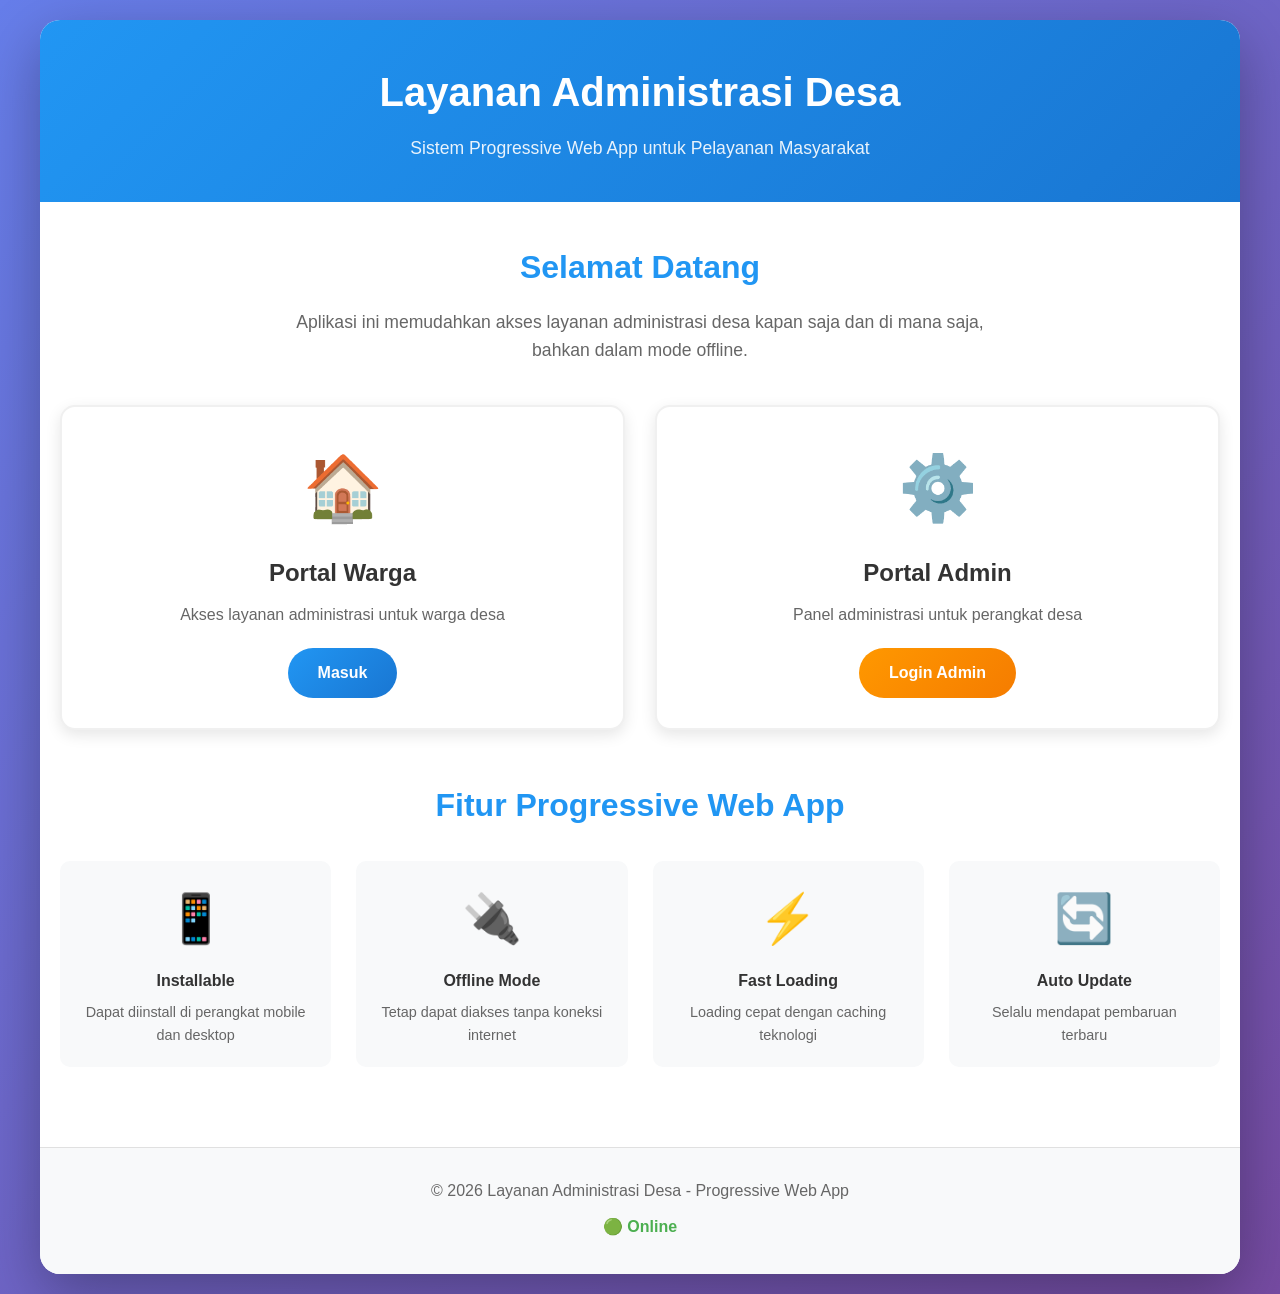
<file: index.html>
<!DOCTYPE html>
<html lang="id">
<head>
    <meta charset="UTF-8">
    <meta name="viewport" content="width=device-width, initial-scale=1.0">
    <meta name="description" content="Progressive Web App untuk Layanan Administrasi Desa">
    <meta name="theme-color" content="#2196F3">
    
    <!-- PWA Meta Tags -->
    <meta name="mobile-web-app-capable" content="yes">
    <meta name="apple-mobile-web-app-capable" content="yes">
    <meta name="apple-mobile-web-app-status-bar-style" content="default">
    <meta name="apple-mobile-web-app-title" content="Admin Desa">
    
    <title>Layanan Administrasi Desa</title>
    
    <!-- Manifest -->
    <link rel="manifest" href="/manifest.json">
    
    <!-- Icons -->
    <link rel="icon" type="image/png" sizes="192x192" href="/icons/icon-192x192.png">
    <link rel="apple-touch-icon" href="/icons/icon-192x192.png">
    
    <!-- Stylesheets -->
    <link rel="stylesheet" href="/style/css.css">
</head>
<body>
    <div class="container">
        <header>
            <h1>Layanan Administrasi Desa</h1>
            <p class="subtitle">Sistem Progressive Web App untuk Pelayanan Masyarakat</p>
        </header>
        
        <main>
            <div class="welcome-section">
                <h2>Selamat Datang</h2>
                <p>Aplikasi ini memudahkan akses layanan administrasi desa kapan saja dan di mana saja, bahkan dalam mode offline.</p>
            </div>
            
            <div class="menu-cards">
                <div class="card">
                    <div class="card-icon">🏠</div>
                    <h3>Portal Warga</h3>
                    <p>Akses layanan administrasi untuk warga desa</p>
                    <a href="/home/index.html" class="btn btn-primary">Masuk</a>
                </div>
                
                <div class="card">
                    <div class="card-icon">⚙️</div>
                    <h3>Portal Admin</h3>
                    <p>Panel administrasi untuk perangkat desa</p>
                    <a href="/admin/index.html" class="btn btn-secondary">Login Admin</a>
                </div>
            </div>
            
            <div class="features-section">
                <h2>Fitur Progressive Web App</h2>
                <div class="features-grid">
                    <div class="feature">
                        <span class="feature-icon">📱</span>
                        <h4>Installable</h4>
                        <p>Dapat diinstall di perangkat mobile dan desktop</p>
                    </div>
                    <div class="feature">
                        <span class="feature-icon">🔌</span>
                        <h4>Offline Mode</h4>
                        <p>Tetap dapat diakses tanpa koneksi internet</p>
                    </div>
                    <div class="feature">
                        <span class="feature-icon">⚡</span>
                        <h4>Fast Loading</h4>
                        <p>Loading cepat dengan caching teknologi</p>
                    </div>
                    <div class="feature">
                        <span class="feature-icon">🔄</span>
                        <h4>Auto Update</h4>
                        <p>Selalu mendapat pembaruan terbaru</p>
                    </div>
                </div>
            </div>
            
            <div class="install-prompt" id="installPrompt" style="display: none;">
                <div class="prompt-content">
                    <p>📲 Install aplikasi ini di perangkat Anda untuk akses lebih mudah!</p>
                    <button id="installButton" class="btn btn-install">Install Sekarang</button>
                    <button id="dismissButton" class="btn btn-dismiss">Nanti Saja</button>
                </div>
            </div>
        </main>
        
        <footer>
            <p>&copy; 2026 Layanan Administrasi Desa - Progressive Web App</p>
            <p class="pwa-status">
                <span id="onlineStatus">🟢 Online</span>
            </p>
        </footer>
    </div>
    
    <!-- Scripts -->
    <script src="/style/js.js"></script>
    <script>
        // Register Service Worker
        if ('serviceWorker' in navigator) {
            window.addEventListener('load', () => {
                navigator.serviceWorker.register('/sw.js')
                    .then(registration => {
                        console.log('Service Worker registered successfully:', registration.scope);
                    })
                    .catch(error => {
                        console.log('Service Worker registration failed:', error);
                    });
            });
        }
        
        // Install prompt handler
        let deferredPrompt;
        
        window.addEventListener('beforeinstallprompt', (e) => {
            e.preventDefault();
            deferredPrompt = e;
            document.getElementById('installPrompt').style.display = 'block';
        });
        
        document.getElementById('installButton')?.addEventListener('click', async () => {
            if (deferredPrompt) {
                deferredPrompt.prompt();
                const { outcome } = await deferredPrompt.userChoice;
                console.log(`User response to the install prompt: ${outcome}`);
                deferredPrompt = null;
                document.getElementById('installPrompt').style.display = 'none';
            }
        });
        
        document.getElementById('dismissButton')?.addEventListener('click', () => {
            document.getElementById('installPrompt').style.display = 'none';
        });
        
        // Online/Offline status
        function updateOnlineStatus() {
            const statusElement = document.getElementById('onlineStatus');
            if (navigator.onLine) {
                statusElement.textContent = '🟢 Online';
                statusElement.style.color = '#4CAF50';
            } else {
                statusElement.textContent = '🔴 Offline';
                statusElement.style.color = '#f44336';
            }
        }
        
        window.addEventListener('online', updateOnlineStatus);
        window.addEventListener('offline', updateOnlineStatus);
        updateOnlineStatus();
    </script>
</body>
</html>
</file>
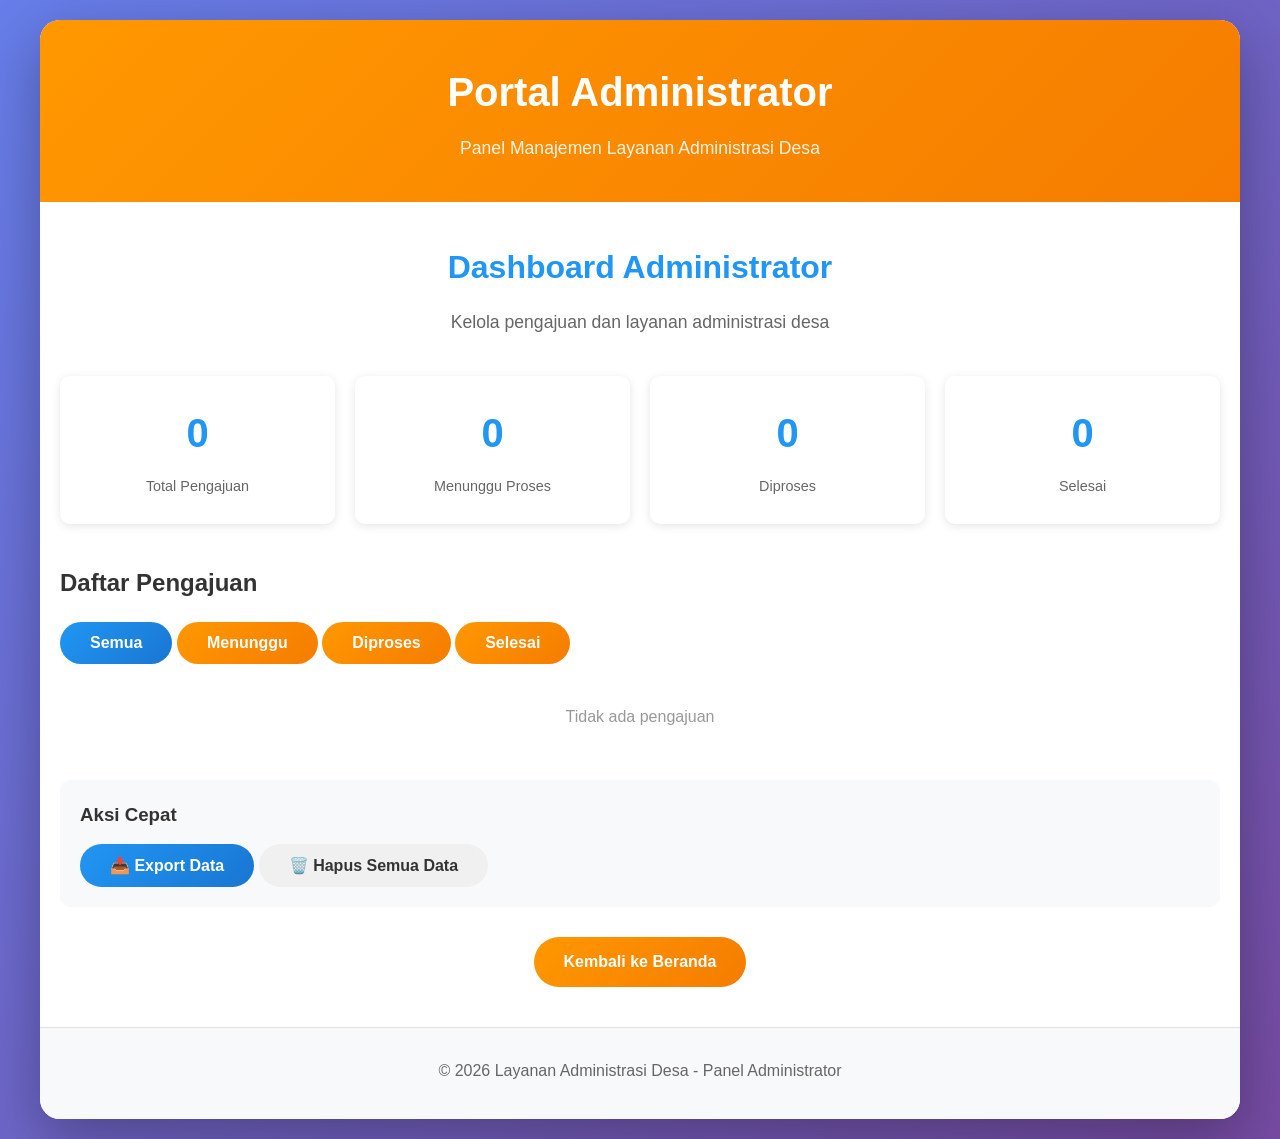
<file: admin/index.html>
<!DOCTYPE html>
<html lang="id">
<head>
    <meta charset="UTF-8">
    <meta name="viewport" content="width=device-width, initial-scale=1.0">
    <meta name="theme-color" content="#FF9800">
    <title>Portal Admin - Administrasi Desa</title>
    <link rel="manifest" href="/manifest.json">
    <link rel="stylesheet" href="/style/css.css">
</head>
<body>
    <div class="container">
        <header class="admin-header">
            <h1>Portal Administrator</h1>
            <p class="subtitle">Panel Manajemen Layanan Administrasi Desa</p>
        </header>
        
        <main>
            <div id="connectionStatus" style="display: none; padding: 15px; text-align: center; font-weight: bold;"></div>
            
            <div class="welcome-section">
                <h2>Dashboard Administrator</h2>
                <p>Kelola pengajuan dan layanan administrasi desa</p>
            </div>
            
            <div class="dashboard">
                <div class="stat-card">
                    <h3 id="totalSubmissions">0</h3>
                    <p>Total Pengajuan</p>
                </div>
                
                <div class="stat-card">
                    <h3 id="pendingSubmissions">0</h3>
                    <p>Menunggu Proses</p>
                </div>
                
                <div class="stat-card">
                    <h3 id="processedSubmissions">0</h3>
                    <p>Diproses</p>
                </div>
                
                <div class="stat-card">
                    <h3 id="completedSubmissions">0</h3>
                    <p>Selesai</p>
                </div>
            </div>
            
            <div style="margin-top: 40px;">
                <h2>Daftar Pengajuan</h2>
                <div style="margin: 20px 0;">
                    <button onclick="filterSubmissions('all')" class="btn btn-primary">Semua</button>
                    <button onclick="filterSubmissions('Menunggu Proses')" class="btn btn-secondary">Menunggu</button>
                    <button onclick="filterSubmissions('Diproses')" class="btn btn-secondary">Diproses</button>
                    <button onclick="filterSubmissions('Selesai')" class="btn btn-secondary">Selesai</button>
                </div>
                <div id="submissionsList"></div>
            </div>
            
            <div style="margin-top: 30px; padding: 20px; background: #f8f9fa; border-radius: 10px;">
                <h3>Aksi Cepat</h3>
                <div style="margin-top: 15px;">
                    <button onclick="exportData()" class="btn btn-primary">📥 Export Data</button>
                    <button onclick="clearAllData()" class="btn btn-dismiss">🗑️ Hapus Semua Data</button>
                </div>
            </div>
            
            <div style="text-align: center; margin-top: 30px;">
                <a href="/" class="btn btn-secondary">Kembali ke Beranda</a>
            </div>
        </main>
        
        <footer>
            <p>&copy; 2026 Layanan Administrasi Desa - Panel Administrator</p>
        </footer>
    </div>
    
    <script src="/style/js.js"></script>
    <script>
        let currentFilter = 'all';
        
        function loadDashboard() {
            const submissions = AppStorage.load('submissions') || [];
            
            document.getElementById('totalSubmissions').textContent = submissions.length;
            document.getElementById('pendingSubmissions').textContent = 
                submissions.filter(s => s.status === 'Menunggu Proses').length;
            document.getElementById('processedSubmissions').textContent = 
                submissions.filter(s => s.status === 'Diproses').length;
            document.getElementById('completedSubmissions').textContent = 
                submissions.filter(s => s.status === 'Selesai').length;
            
            displaySubmissions(submissions);
        }
        
        function displaySubmissions(submissions) {
            const list = document.getElementById('submissionsList');
            
            if (submissions.length === 0) {
                list.innerHTML = '<p style="text-align: center; color: #999; padding: 20px;">Tidak ada pengajuan</p>';
                return;
            }
            
            let filtered = currentFilter === 'all' ? submissions : 
                          submissions.filter(s => s.status === currentFilter);
            
            list.innerHTML = filtered.map((item, index) => {
                const statusColors = {
                    'Menunggu Proses': '#FF9800',
                    'Diproses': '#2196F3',
                    'Selesai': '#4CAF50'
                };
                
                return `
                    <div class="service-item" style="margin-bottom: 20px;">
                        <div style="display: flex; justify-content: space-between; align-items: start; flex-wrap: wrap; gap: 15px;">
                            <div style="flex: 1; min-width: 250px;">
                                <h4>${item.service.toUpperCase()}</h4>
                                <p><strong>Nama:</strong> ${item.nama}</p>
                                <p><strong>NIK:</strong> ${item.nik}</p>
                                <p><strong>Alamat:</strong> ${item.alamat}</p>
                                <p><strong>Telepon:</strong> ${item.telepon}</p>
                                <p><strong>Keperluan:</strong> ${item.keperluan}</p>
                                <p><strong>Tanggal Pengajuan:</strong> ${formatDate(item.tanggal)}</p>
                                <p><strong>Status:</strong> <span style="color: ${statusColors[item.status]}; font-weight: bold;">${item.status}</span></p>
                            </div>
                            <div style="display: flex; flex-direction: column; gap: 10px;">
                                <select onchange="updateStatus(${index}, this.value)" class="form-control" style="padding: 8px; border-radius: 5px; border: 2px solid #e0e0e0;">
                                    <option value="Menunggu Proses" ${item.status === 'Menunggu Proses' ? 'selected' : ''}>Menunggu Proses</option>
                                    <option value="Diproses" ${item.status === 'Diproses' ? 'selected' : ''}>Diproses</option>
                                    <option value="Selesai" ${item.status === 'Selesai' ? 'selected' : ''}>Selesai</option>
                                </select>
                                <button onclick="deleteSubmission(${index})" class="btn btn-dismiss" style="font-size: 0.9em; padding: 8px 15px;">Hapus</button>
                            </div>
                        </div>
                    </div>
                `;
            }).reverse().join('');
        }
        
        function updateStatus(index, newStatus) {
            let submissions = AppStorage.load('submissions') || [];
            submissions[index].status = newStatus;
            AppStorage.save('submissions', submissions);
            loadDashboard();
        }
        
        function deleteSubmission(index) {
            if (confirm('Yakin ingin menghapus pengajuan ini?')) {
                let submissions = AppStorage.load('submissions') || [];
                submissions.splice(index, 1);
                AppStorage.save('submissions', submissions);
                loadDashboard();
            }
        }
        
        function filterSubmissions(filter) {
            currentFilter = filter;
            loadDashboard();
        }
        
        function exportData() {
            const submissions = AppStorage.load('submissions') || [];
            if (submissions.length === 0) {
                alert('Tidak ada data untuk di-export');
                return;
            }
            
            const dataStr = JSON.stringify(submissions, null, 2);
            const dataBlob = new Blob([dataStr], { type: 'application/json' });
            const url = URL.createObjectURL(dataBlob);
            const link = document.createElement('a');
            link.href = url;
            link.download = `pengajuan-desa-${new Date().toISOString().split('T')[0]}.json`;
            link.click();
            URL.revokeObjectURL(url);
        }
        
        function clearAllData() {
            if (confirm('⚠️ PERINGATAN!\n\nIni akan menghapus SEMUA data pengajuan.\nApakah Anda yakin?')) {
                if (confirm('Konfirmasi sekali lagi: Hapus semua data?')) {
                    AppStorage.remove('submissions');
                    loadDashboard();
                    alert('✅ Semua data berhasil dihapus');
                }
            }
        }
        
        // Load dashboard on page load
        document.addEventListener('DOMContentLoaded', loadDashboard);
        
        // Auto-refresh every 30 seconds
        setInterval(loadDashboard, 30000);
    </script>
</body>
</html>
</file>
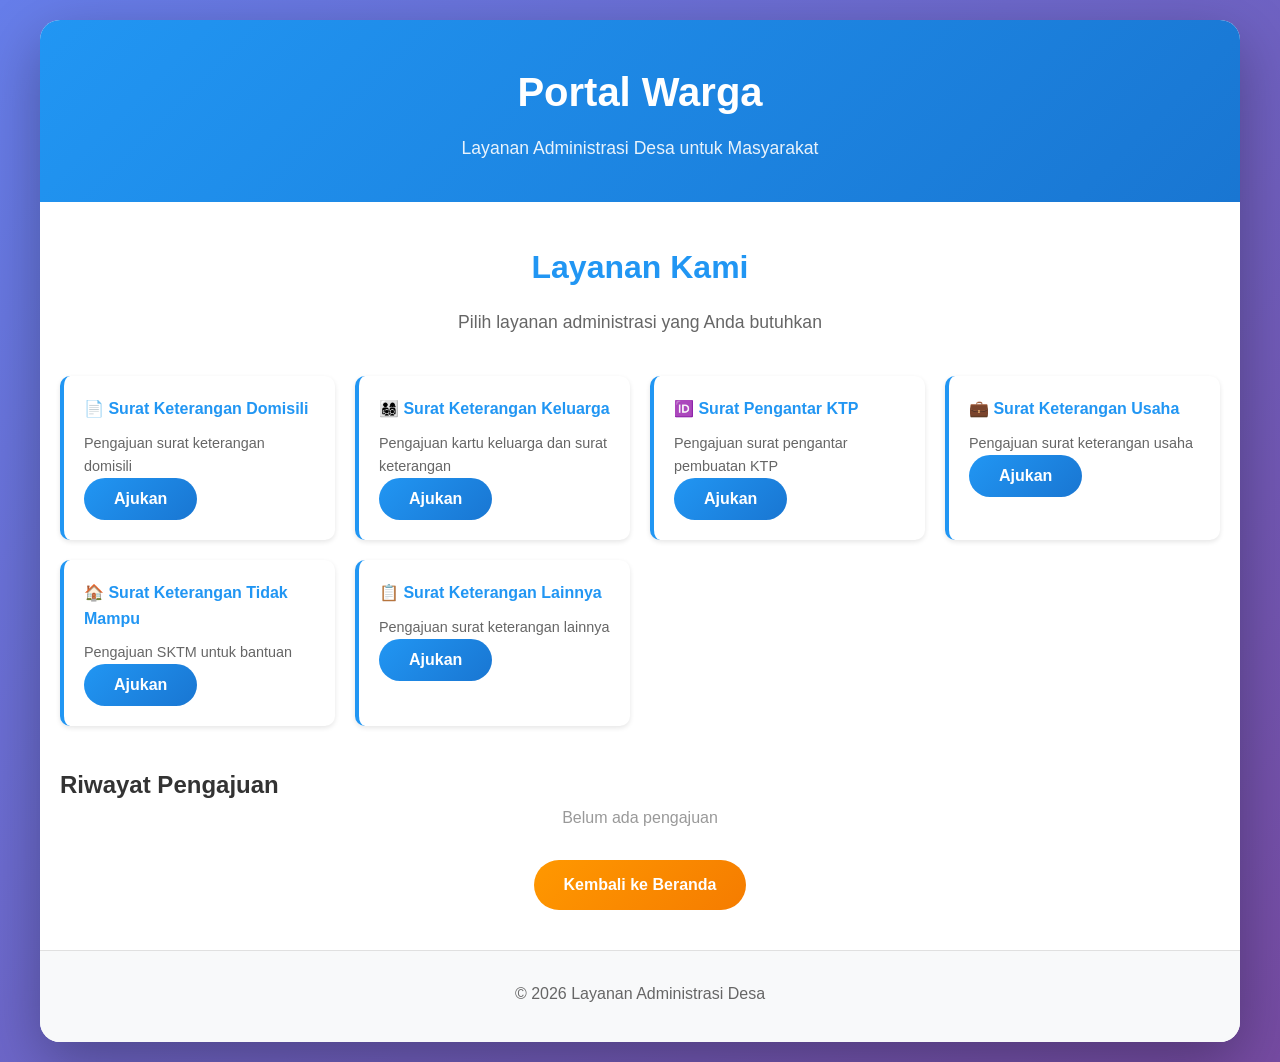
<file: home/index.html>
<!DOCTYPE html>
<html lang="id">
<head>
    <meta charset="UTF-8">
    <meta name="viewport" content="width=device-width, initial-scale=1.0">
    <meta name="theme-color" content="#2196F3">
    <title>Portal Warga - Administrasi Desa</title>
    <link rel="manifest" href="/manifest.json">
    <link rel="stylesheet" href="/style/css.css">
</head>
<body>
    <div class="container">
        <header>
            <h1>Portal Warga</h1>
            <p class="subtitle">Layanan Administrasi Desa untuk Masyarakat</p>
        </header>
        
        <main>
            <div id="connectionStatus" style="display: none; padding: 15px; text-align: center; font-weight: bold;"></div>
            
            <div class="welcome-section">
                <h2>Layanan Kami</h2>
                <p>Pilih layanan administrasi yang Anda butuhkan</p>
            </div>
            
            <div class="service-list">
                <div class="service-item">
                    <h4>📄 Surat Keterangan Domisili</h4>
                    <p>Pengajuan surat keterangan domisili</p>
                    <button onclick="selectService('domisili')" class="btn btn-primary">Ajukan</button>
                </div>
                
                <div class="service-item">
                    <h4>👨‍👩‍👧‍👦 Surat Keterangan Keluarga</h4>
                    <p>Pengajuan kartu keluarga dan surat keterangan</p>
                    <button onclick="selectService('keluarga')" class="btn btn-primary">Ajukan</button>
                </div>
                
                <div class="service-item">
                    <h4>🆔 Surat Pengantar KTP</h4>
                    <p>Pengajuan surat pengantar pembuatan KTP</p>
                    <button onclick="selectService('ktp')" class="btn btn-primary">Ajukan</button>
                </div>
                
                <div class="service-item">
                    <h4>💼 Surat Keterangan Usaha</h4>
                    <p>Pengajuan surat keterangan usaha</p>
                    <button onclick="selectService('usaha')" class="btn btn-primary">Ajukan</button>
                </div>
                
                <div class="service-item">
                    <h4>🏠 Surat Keterangan Tidak Mampu</h4>
                    <p>Pengajuan SKTM untuk bantuan</p>
                    <button onclick="selectService('sktm')" class="btn btn-primary">Ajukan</button>
                </div>
                
                <div class="service-item">
                    <h4>📋 Surat Keterangan Lainnya</h4>
                    <p>Pengajuan surat keterangan lainnya</p>
                    <button onclick="selectService('lainnya')" class="btn btn-primary">Ajukan</button>
                </div>
            </div>
            
            <div id="formSection" style="display: none; margin-top: 40px;">
                <h2 id="formTitle">Form Pengajuan</h2>
                <form id="serviceForm" onsubmit="submitForm(event)">
                    <div class="form-group">
                        <label for="nama">Nama Lengkap *</label>
                        <input type="text" id="nama" name="nama" required>
                    </div>
                    
                    <div class="form-group">
                        <label for="nik">NIK (Nomor Induk Kependudukan) *</label>
                        <input type="text" id="nik" name="nik" pattern="[0-9]{16}" maxlength="16" inputmode="numeric" required>
                    </div>
                    
                    <div class="form-group">
                        <label for="alamat">Alamat Lengkap *</label>
                        <textarea id="alamat" name="alamat" rows="3" required></textarea>
                    </div>
                    
                    <div class="form-group">
                        <label for="telepon">Nomor Telepon *</label>
                        <input type="tel" id="telepon" name="telepon" required>
                    </div>
                    
                    <div class="form-group">
                        <label for="keperluan">Keperluan *</label>
                        <textarea id="keperluan" name="keperluan" rows="3" required></textarea>
                    </div>
                    
                    <div style="margin-top: 20px; text-align: center;">
                        <button type="submit" class="btn btn-primary">Kirim Pengajuan</button>
                        <button type="button" onclick="cancelForm()" class="btn btn-dismiss">Batal</button>
                    </div>
                </form>
            </div>
            
            <div id="submissionList" style="margin-top: 40px;">
                <h2>Riwayat Pengajuan</h2>
                <div id="historyList"></div>
            </div>
            
            <div style="text-align: center; margin-top: 30px;">
                <a href="/" class="btn btn-secondary">Kembali ke Beranda</a>
            </div>
        </main>
        
        <footer>
            <p>&copy; 2026 Layanan Administrasi Desa</p>
        </footer>
    </div>
    
    <script src="/style/js.js"></script>
    <script>
        let currentService = '';
        
        function selectService(serviceType) {
            currentService = serviceType;
            const titles = {
                'domisili': 'Surat Keterangan Domisili',
                'keluarga': 'Surat Keterangan Keluarga',
                'ktp': 'Surat Pengantar KTP',
                'usaha': 'Surat Keterangan Usaha',
                'sktm': 'Surat Keterangan Tidak Mampu',
                'lainnya': 'Surat Keterangan Lainnya'
            };
            
            document.getElementById('formTitle').textContent = 'Form Pengajuan ' + titles[serviceType];
            document.getElementById('formSection').style.display = 'block';
            document.getElementById('formSection').scrollIntoView({ behavior: 'smooth' });
        }
        
        function cancelForm() {
            document.getElementById('formSection').style.display = 'none';
            document.getElementById('serviceForm').reset();
        }
        
        function submitForm(event) {
            event.preventDefault();
            
            const formData = {
                service: currentService,
                nama: document.getElementById('nama').value,
                nik: document.getElementById('nik').value,
                alamat: document.getElementById('alamat').value,
                telepon: document.getElementById('telepon').value,
                keperluan: document.getElementById('keperluan').value,
                tanggal: new Date().toISOString(),
                status: 'Menunggu Proses'
            };
            
            // Save to localStorage
            let submissions = AppStorage.load('submissions') || [];
            submissions.push(formData);
            AppStorage.save('submissions', submissions);
            
            alert('✅ Pengajuan berhasil disimpan!\n\nData Anda akan diproses oleh perangkat desa.');
            
            document.getElementById('serviceForm').reset();
            document.getElementById('formSection').style.display = 'none';
            loadHistory();
        }
        
        function loadHistory() {
            const submissions = AppStorage.load('submissions') || [];
            const historyList = document.getElementById('historyList');
            
            if (submissions.length === 0) {
                historyList.innerHTML = '<p style="text-align: center; color: #999;">Belum ada pengajuan</p>';
                return;
            }
            
            historyList.innerHTML = submissions.map((item, index) => `
                <div class="service-item" style="margin-bottom: 15px;">
                    <h4>${item.service.toUpperCase()} - ${item.nama}</h4>
                    <p><strong>NIK:</strong> ${item.nik}</p>
                    <p><strong>Tanggal:</strong> ${formatDate(item.tanggal)}</p>
                    <p><strong>Status:</strong> <span style="color: #FF9800; font-weight: bold;">${item.status}</span></p>
                </div>
            `).reverse().join('');
        }
        
        // Load history on page load
        document.addEventListener('DOMContentLoaded', loadHistory);
    </script>
</body>
</html>
</file>
<file: style/css.css>
/* Reset and Base Styles */
* {
    margin: 0;
    padding: 0;
    box-sizing: border-box;
}

body {
    font-family: -apple-system, BlinkMacSystemFont, 'Segoe UI', Roboto, Oxygen, Ubuntu, Cantarell, sans-serif;
    line-height: 1.6;
    color: #333;
    background: linear-gradient(135deg, #667eea 0%, #764ba2 100%);
    min-height: 100vh;
    padding: 20px;
}

.container {
    max-width: 1200px;
    margin: 0 auto;
    background: white;
    border-radius: 20px;
    box-shadow: 0 20px 60px rgba(0, 0, 0, 0.3);
    overflow: hidden;
}

/* Header Styles */
header {
    background: linear-gradient(135deg, #2196F3 0%, #1976D2 100%);
    color: white;
    padding: 40px 20px;
    text-align: center;
}

header h1 {
    font-size: 2.5em;
    margin-bottom: 10px;
    font-weight: 700;
}

.subtitle {
    font-size: 1.1em;
    opacity: 0.9;
}

/* Main Content */
main {
    padding: 40px 20px;
}

.welcome-section {
    text-align: center;
    margin-bottom: 40px;
}

.welcome-section h2 {
    color: #2196F3;
    font-size: 2em;
    margin-bottom: 15px;
}

.welcome-section p {
    font-size: 1.1em;
    color: #666;
    max-width: 700px;
    margin: 0 auto;
}

/* Menu Cards */
.menu-cards {
    display: grid;
    grid-template-columns: repeat(auto-fit, minmax(280px, 1fr));
    gap: 30px;
    margin-bottom: 50px;
}

.card {
    background: white;
    border-radius: 15px;
    padding: 30px;
    text-align: center;
    box-shadow: 0 5px 15px rgba(0, 0, 0, 0.1);
    transition: transform 0.3s ease, box-shadow 0.3s ease;
    border: 2px solid #f0f0f0;
}

.card:hover {
    transform: translateY(-5px);
    box-shadow: 0 10px 30px rgba(0, 0, 0, 0.15);
}

.card-icon {
    font-size: 4em;
    margin-bottom: 15px;
}

.card h3 {
    color: #333;
    font-size: 1.5em;
    margin-bottom: 10px;
}

.card p {
    color: #666;
    margin-bottom: 20px;
}

/* Buttons */
.btn {
    display: inline-block;
    padding: 12px 30px;
    border-radius: 25px;
    text-decoration: none;
    font-weight: 600;
    transition: all 0.3s ease;
    border: none;
    cursor: pointer;
    font-size: 1em;
}

.btn-primary {
    background: linear-gradient(135deg, #2196F3 0%, #1976D2 100%);
    color: white;
}

.btn-primary:hover {
    background: linear-gradient(135deg, #1976D2 0%, #1565C0 100%);
    transform: scale(1.05);
}

.btn-secondary {
    background: linear-gradient(135deg, #FF9800 0%, #F57C00 100%);
    color: white;
}

.btn-secondary:hover {
    background: linear-gradient(135deg, #F57C00 0%, #E65100 100%);
    transform: scale(1.05);
}

.btn-install {
    background: #4CAF50;
    color: white;
    margin-right: 10px;
}

.btn-install:hover {
    background: #45a049;
}

.btn-dismiss {
    background: #f0f0f0;
    color: #333;
}

.btn-dismiss:hover {
    background: #e0e0e0;
}

/* Features Section */
.features-section {
    margin-bottom: 40px;
}

.features-section h2 {
    text-align: center;
    color: #2196F3;
    font-size: 2em;
    margin-bottom: 30px;
}

.features-grid {
    display: grid;
    grid-template-columns: repeat(auto-fit, minmax(200px, 1fr));
    gap: 25px;
}

.feature {
    text-align: center;
    padding: 20px;
    background: #f8f9fa;
    border-radius: 10px;
}

.feature-icon {
    font-size: 3em;
    display: block;
    margin-bottom: 10px;
}

.feature h4 {
    color: #333;
    margin-bottom: 8px;
}

.feature p {
    color: #666;
    font-size: 0.9em;
}

/* Install Prompt */
.install-prompt {
    background: linear-gradient(135deg, #4CAF50 0%, #45a049 100%);
    color: white;
    padding: 20px;
    border-radius: 10px;
    margin-bottom: 30px;
}

.prompt-content {
    text-align: center;
}

.prompt-content p {
    font-size: 1.1em;
    margin-bottom: 15px;
}

/* Footer */
footer {
    background: #f8f9fa;
    padding: 30px 20px;
    text-align: center;
    border-top: 1px solid #e0e0e0;
}

footer p {
    color: #666;
    margin-bottom: 5px;
}

.pwa-status {
    font-weight: 600;
    margin-top: 10px;
}

/* Form Styles */
.form-group {
    margin-bottom: 20px;
}

.form-group label {
    display: block;
    margin-bottom: 8px;
    color: #333;
    font-weight: 600;
}

.form-group input,
.form-group select,
.form-group textarea {
    width: 100%;
    padding: 12px;
    border: 2px solid #e0e0e0;
    border-radius: 8px;
    font-size: 1em;
    transition: border-color 0.3s ease;
}

.form-group input:focus,
.form-group select:focus,
.form-group textarea:focus {
    outline: none;
    border-color: #2196F3;
}

/* Service List */
.service-list {
    display: grid;
    grid-template-columns: repeat(auto-fit, minmax(250px, 1fr));
    gap: 20px;
    margin-top: 30px;
}

.service-item {
    background: white;
    padding: 20px;
    border-radius: 10px;
    border-left: 4px solid #2196F3;
    box-shadow: 0 2px 5px rgba(0, 0, 0, 0.1);
}

.service-item h4 {
    color: #2196F3;
    margin-bottom: 10px;
}

.service-item p {
    color: #666;
    font-size: 0.9em;
}

/* Admin Panel Styles */
.admin-header {
    background: linear-gradient(135deg, #FF9800 0%, #F57C00 100%);
}

.dashboard {
    display: grid;
    grid-template-columns: repeat(auto-fit, minmax(200px, 1fr));
    gap: 20px;
    margin-top: 30px;
}

.stat-card {
    background: white;
    padding: 25px;
    border-radius: 10px;
    box-shadow: 0 2px 10px rgba(0, 0, 0, 0.1);
    text-align: center;
}

.stat-card h3 {
    font-size: 2.5em;
    color: #2196F3;
    margin-bottom: 10px;
}

.stat-card p {
    color: #666;
    font-size: 0.9em;
}

/* Responsive Design */
@media (max-width: 768px) {
    body {
        padding: 10px;
    }
    
    header h1 {
        font-size: 1.8em;
    }
    
    .subtitle {
        font-size: 1em;
    }
    
    .menu-cards {
        grid-template-columns: 1fr;
    }
    
    .features-grid {
        grid-template-columns: 1fr;
    }
}

/* Loading Animation */
@keyframes spin {
    0% { transform: rotate(0deg); }
    100% { transform: rotate(360deg); }
}

.loading {
    display: inline-block;
    width: 30px;
    height: 30px;
    border: 3px solid #f3f3f3;
    border-top: 3px solid #2196F3;
    border-radius: 50%;
    animation: spin 1s linear infinite;
}
</file>
